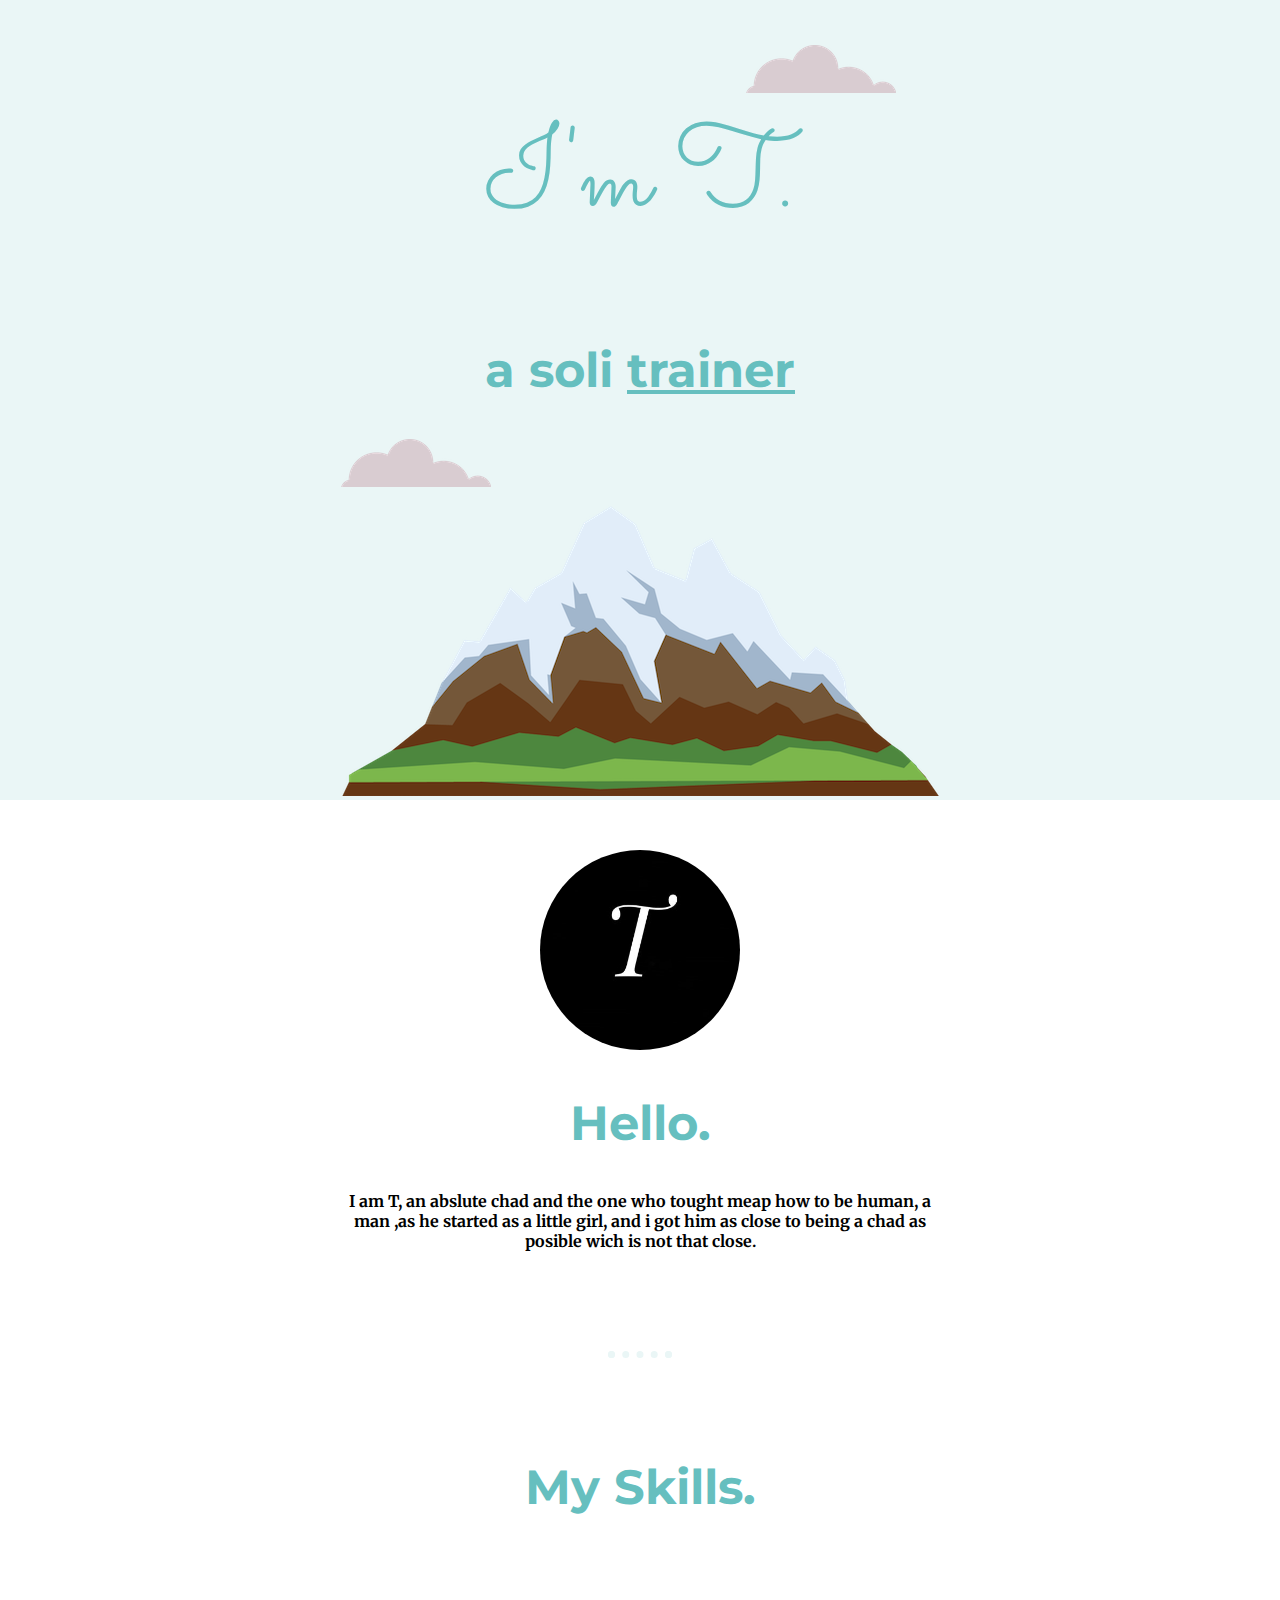
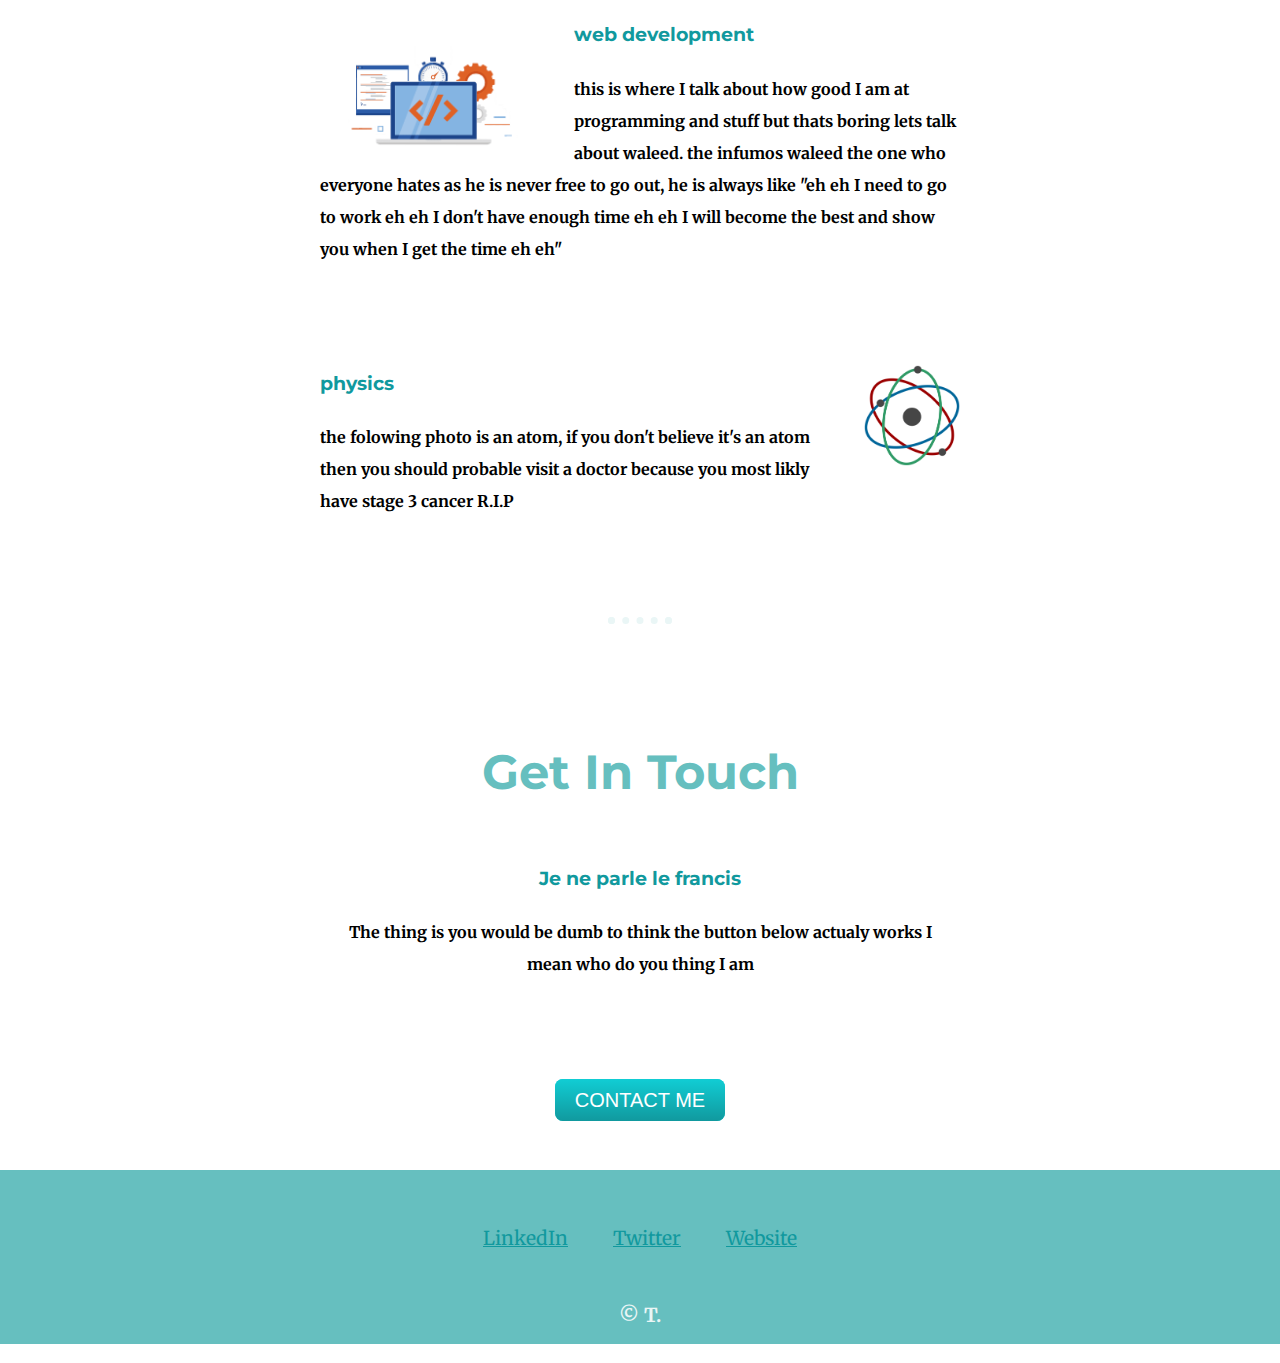
<file: index.html>
<!DOCTYPE html>
<html>

<head>
    <meta charset="utf-8">
    <title>t</title>
    <link rel="stylesheet" href="css/styles.css">
    <link rel="icon" href="favicon.ico">
    <link rel="preconnect" href="https://fonts.googleapis.com">
    <link rel="preconnect" href="https://fonts.gstatic.com" crossorigin>
    <link href="https://fonts.googleapis.com/css2?family=Merriweather&family=Montserrat&family=Sacramento&display=swap"
        rel="stylesheet">
</head>

<body>
    <div class="top-container">
        <img class="top-cloud" src="images/cloud.png" alt="cloud-img">
        <h1>I'm T.</h1>
        <h2>a soli <span class="pro">trainer</span></h2>
        <img class="bottom-cloud" src="images/cloud.png" alt="cloud-img">
        <img class="mountain" src="images/mountain.png" alt="mountain-img">
    </div>
    <div class="middle-container">
        <div class="profile">
            <img class="avatar" src="images/t.jpeg" alt="avatar
            ">
            <h2>Hello.</h2>
            <p>I am T, an abslute chad and the one who tought meap how to be human, a man ,as he started as a little girl, and i got him as close to being a chad as posible wich is not that close.
            </p>
        </div>
        <hr>
        <div class="skills">
            <h2>My Skills.</h2>
            <div class="skill-row">
                <img class="web-design-image" src="images/png-transparent-web-development-web-design-software-development-web-developer-web-design-web-design-text-logo.png" alt="web-design-image">
                <h3>web development</h3>
                <p>this is where I talk about how good I am at programming and stuff but thats boring lets talk about waleed. the infumos waleed the one who everyone hates as he is never free to go out, he is always like "eh eh I need to go to work eh eh I don't have enough time eh eh I will become the best and show you when I get the time eh eh"</p>
            </div>
            <div class="skill-row">
                <img class="atom-image" src="images/Wikidata_Task_Force_Physics_No_Text.svg.png" alt="atom-image">
                <h3>physics</h3>
                <p>the folowing photo is an atom, if you don't believe it's an atom then you should probable visit a doctor because you most likly have stage 3 cancer R.I.P</p>
            </div>
        </div>
        <hr>
        <div class="contact-me">
            <h2>Get In Touch</h2>
            <h3>Je ne parle le francis</h3>
            <p style="margin-bottom: 100px;">The thing is you would be dumb to think the button below actualy works I mean who do you thing I am</p>
            <a class="btn" href="mailto:hajmousa2002@email.com">CONTACT ME</a>
        </div>
    </div>


    <div class="bottom-container">
        <a class="footer-link" href="https://www.linkedin.com/">LinkedIn</a>
        <a class="footer-link" href="https://twitter.com/">Twitter</a>
        <a class="footer-link" href="https://funny-insults.com/">Website</a>
        <p style="color: #EAF6F6;">© T.</p>
    </div>


</body>

</html>
</file>
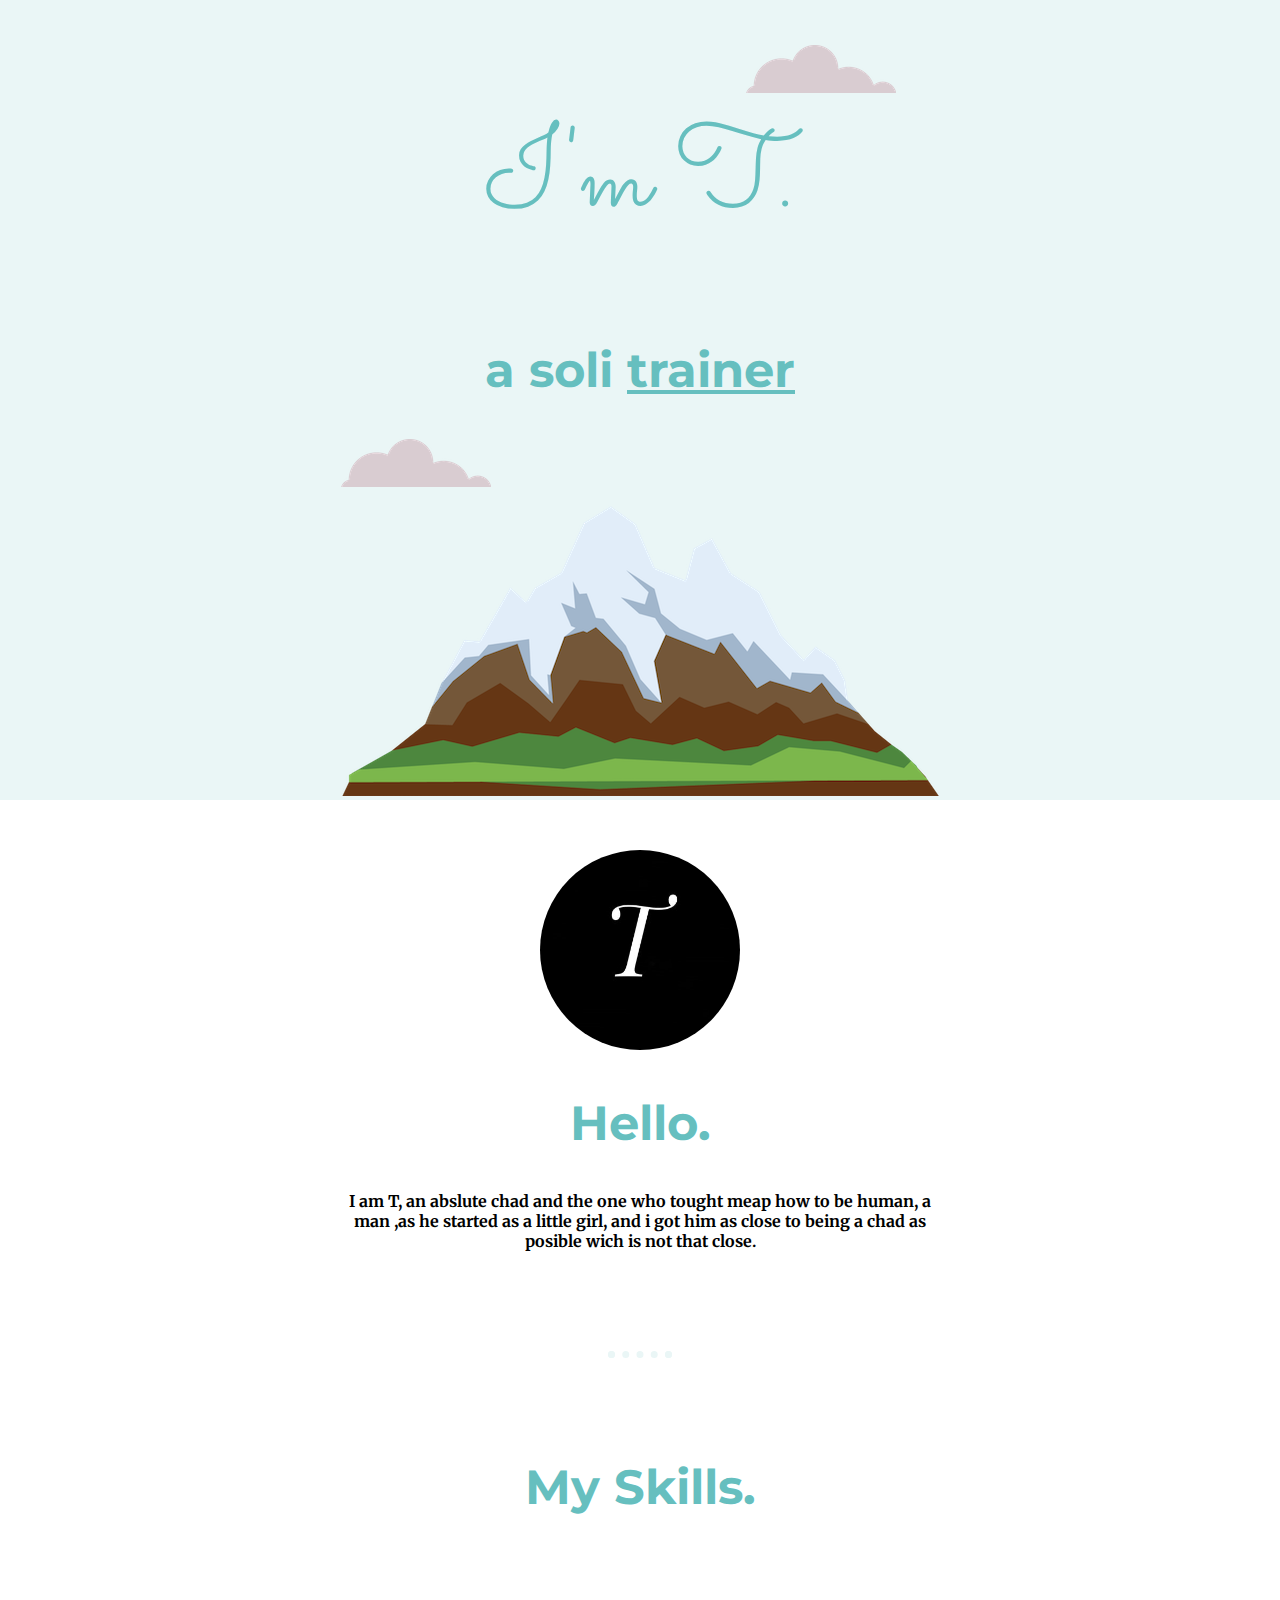
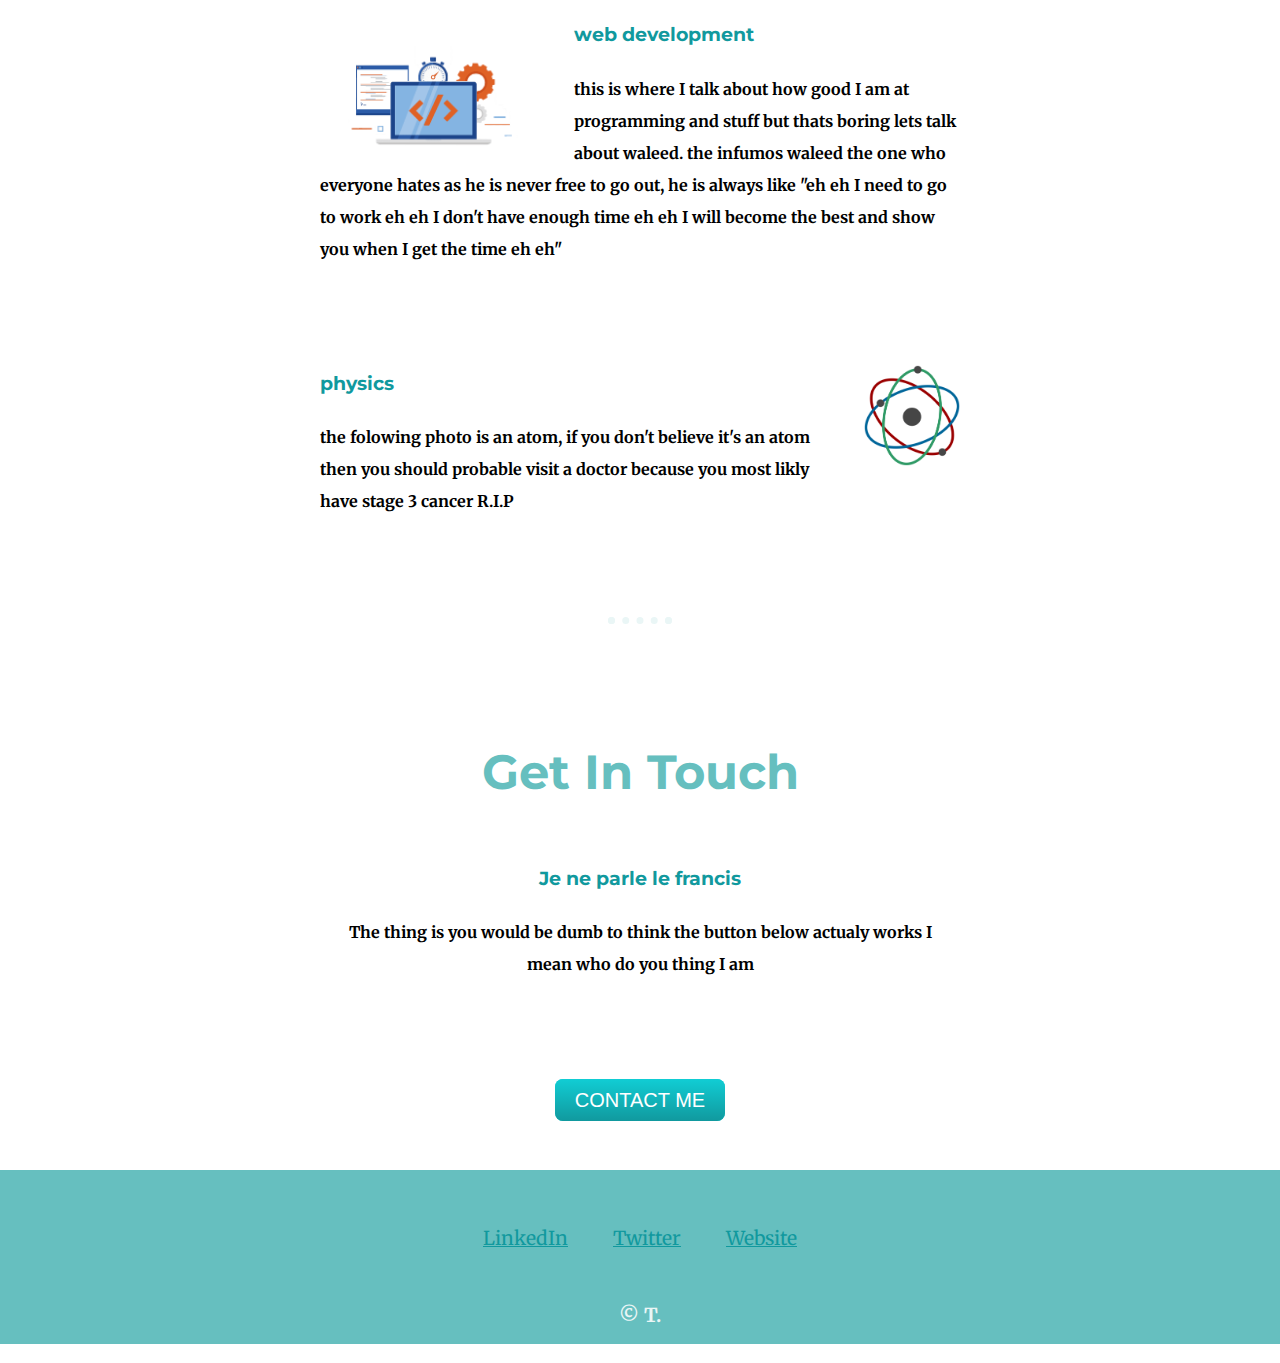
<file: t.html>
<!DOCTYPE html>
<html>

<head>
    <meta charset="utf-8">
    <title>t</title>
    <link rel="stylesheet" href="css/styles.css">
    <link rel="icon" href="favicon.ico">
    <link rel="preconnect" href="https://fonts.googleapis.com">
    <link rel="preconnect" href="https://fonts.gstatic.com" crossorigin>
    <link href="https://fonts.googleapis.com/css2?family=Merriweather&family=Montserrat&family=Sacramento&display=swap"
        rel="stylesheet">
</head>

<body>
    <div class="top-container">
        <img class="top-cloud" src="images/cloud.png" alt="cloud-img">
        <h1>I'm T.</h1>
        <h2>a soli <span class="pro">trainer</span></h2>
        <img class="bottom-cloud" src="images/cloud.png" alt="cloud-img">
        <img class="mountain" src="images/mountain.png" alt="mountain-img">
    </div>
    <div class="middle-container">
        <div class="profile">
            <img class="avatar" src="images/t.jpeg" alt="avatar
            ">
            <h2>Hello.</h2>
            <p>I am T, an abslute chad and the one who tought meap how to be human, a man ,as he started as a little girl, and i got him as close to being a chad as posible wich is not that close.
            </p>
        </div>
        <hr>
        <div class="skills">
            <h2>My Skills.</h2>
            <div class="skill-row">
                <img class="web-design-image" src="images/png-transparent-web-development-web-design-software-development-web-developer-web-design-web-design-text-logo.png" alt="web-design-image">
                <h3>web development</h3>
                <p>this is where I talk about how good I am at programming and stuff but thats boring lets talk about waleed. the infumos waleed the one who everyone hates as he is never free to go out, he is always like "eh eh I need to go to work eh eh I don't have enough time eh eh I will become the best and show you when I get the time eh eh"</p>
            </div>
            <div class="skill-row">
                <img class="atom-image" src="images/Wikidata_Task_Force_Physics_No_Text.svg.png" alt="atom-image">
                <h3>physics</h3>
                <p>the folowing photo is an atom, if you don't believe it's an atom then you should probable visit a doctor because you most likly have stage 3 cancer R.I.P</p>
            </div>
        </div>
        <hr>
        <div class="contact-me">
            <h2>Get In Touch</h2>
            <h3>Je ne parle le francis</h3>
            <p style="margin-bottom: 100px;">The thing is you would be dumb to think the button below actualy works I mean who do you thing I am</p>
            <a class="btn" href="mailto:hajmousa2002@email.com">CONTACT ME</a>
        </div>
    </div>


    <div class="bottom-container">
        <a class="footer-link" href="https://www.linkedin.com/">LinkedIn</a>
        <a class="footer-link" href="https://twitter.com/">Twitter</a>
        <a class="footer-link" href="https://funny-insults.com/">Website</a>
        <p style="color: #EAF6F6;">© T.</p>
    </div>


</body>

</html>
</file>
<file: css/styles.css>
body {
    text-align: center;
    margin: 0%;
    font-family: 'Merriweather', serif;

}

h1 {
    margin-top: 0px;
    font-family: 'Sacramento', cursive;
    font-size: 3cm;
    color: #66BFBF;
    font-weight: normal;
}

h2 {
    font-family: 'Montserrat', sans-serif;
    color: #66BFBF;
    font-size: 3em;

}

h3 {
    font-family: 'Montserrat', sans-serif;
    color: #11999E;
}

a {
    color: #11999E;
}

hr {
    border-style: dotted;
    margin: 100px auto;
    border-bottom: 0;
    border-width: 7px;
    width: 50px;
    border-color: #EAF6F6;
}
p{
    font-weight: bold;
}

/****************************************************************************/
.pro {
    text-decoration: underline;
}

.top-cloud {
    position: absolute;
    right: 30%;
    top: 5%;
}

.bottom-cloud {
    position: absolute;
}

.top-container {
    background-color: #EAF6F6;
    padding-top: 100px;
}

.avatar {
    border-radius: 50%;
    width: 200px;
    height: 200px;
    margin-top: 50px;
}

.profile {
    margin: auto;
    width: 600px;
}

.skill-row {
    width: 50%;
    margin: 100px auto;
    text-align: left;
    line-height: 2;
}

.atom-image {
    width: 15%;
    float: right;
    margin-left: 30px;
}

.web-design-image {
    width: 35%;
    float: left;
    margin-right: 30px;
    padding-top: 30px;
}

.contact-me {
    width: 600px;
    margin: auto;
    line-height: 2;
}

.btn {
    background: #11cdd4;
    background-image: -webkit-linear-gradient(top, #11cdd4, #11999e);
    background-image: -moz-linear-gradient(top, #11cdd4, #11999e);
    background-image: -ms-linear-gradient(top, #11cdd4, #11999e);
    background-image: -o-linear-gradient(top, #11cdd4, #11999e);
    background-image: linear-gradient(to bottom, #11cdd4, #11999e);
    -webkit-border-radius: 8;
    -moz-border-radius: 8;
    border-radius: 8px;
    font-family: Arial;
    color: #ffffff;
    font-size: 20px;
    padding: 10px 20px 10px 20px;
    text-decoration: none;
}

.btn:hover {
    background: #30e3cb;
    background-image: -webkit-linear-gradient(top, #30e3cb, #2bc4ad);
    background-image: -moz-linear-gradient(top, #30e3cb, #2bc4ad);
    background-image: -ms-linear-gradient(top, #30e3cb, #2bc4ad);
    background-image: -o-linear-gradient(top, #30e3cb, #2bc4ad);
    background-image: linear-gradient(to bottom, #30e3cb, #2bc4ad);
    text-decoration: none;
}
.bottom-container{
    background-color: #66BFBF;
    margin-top: 50px;
    padding-top: 40px;
    line-height: 3;
    font-size: 1.2em;
}
.footer-link{
    margin: 0 20px;
}
</file>
